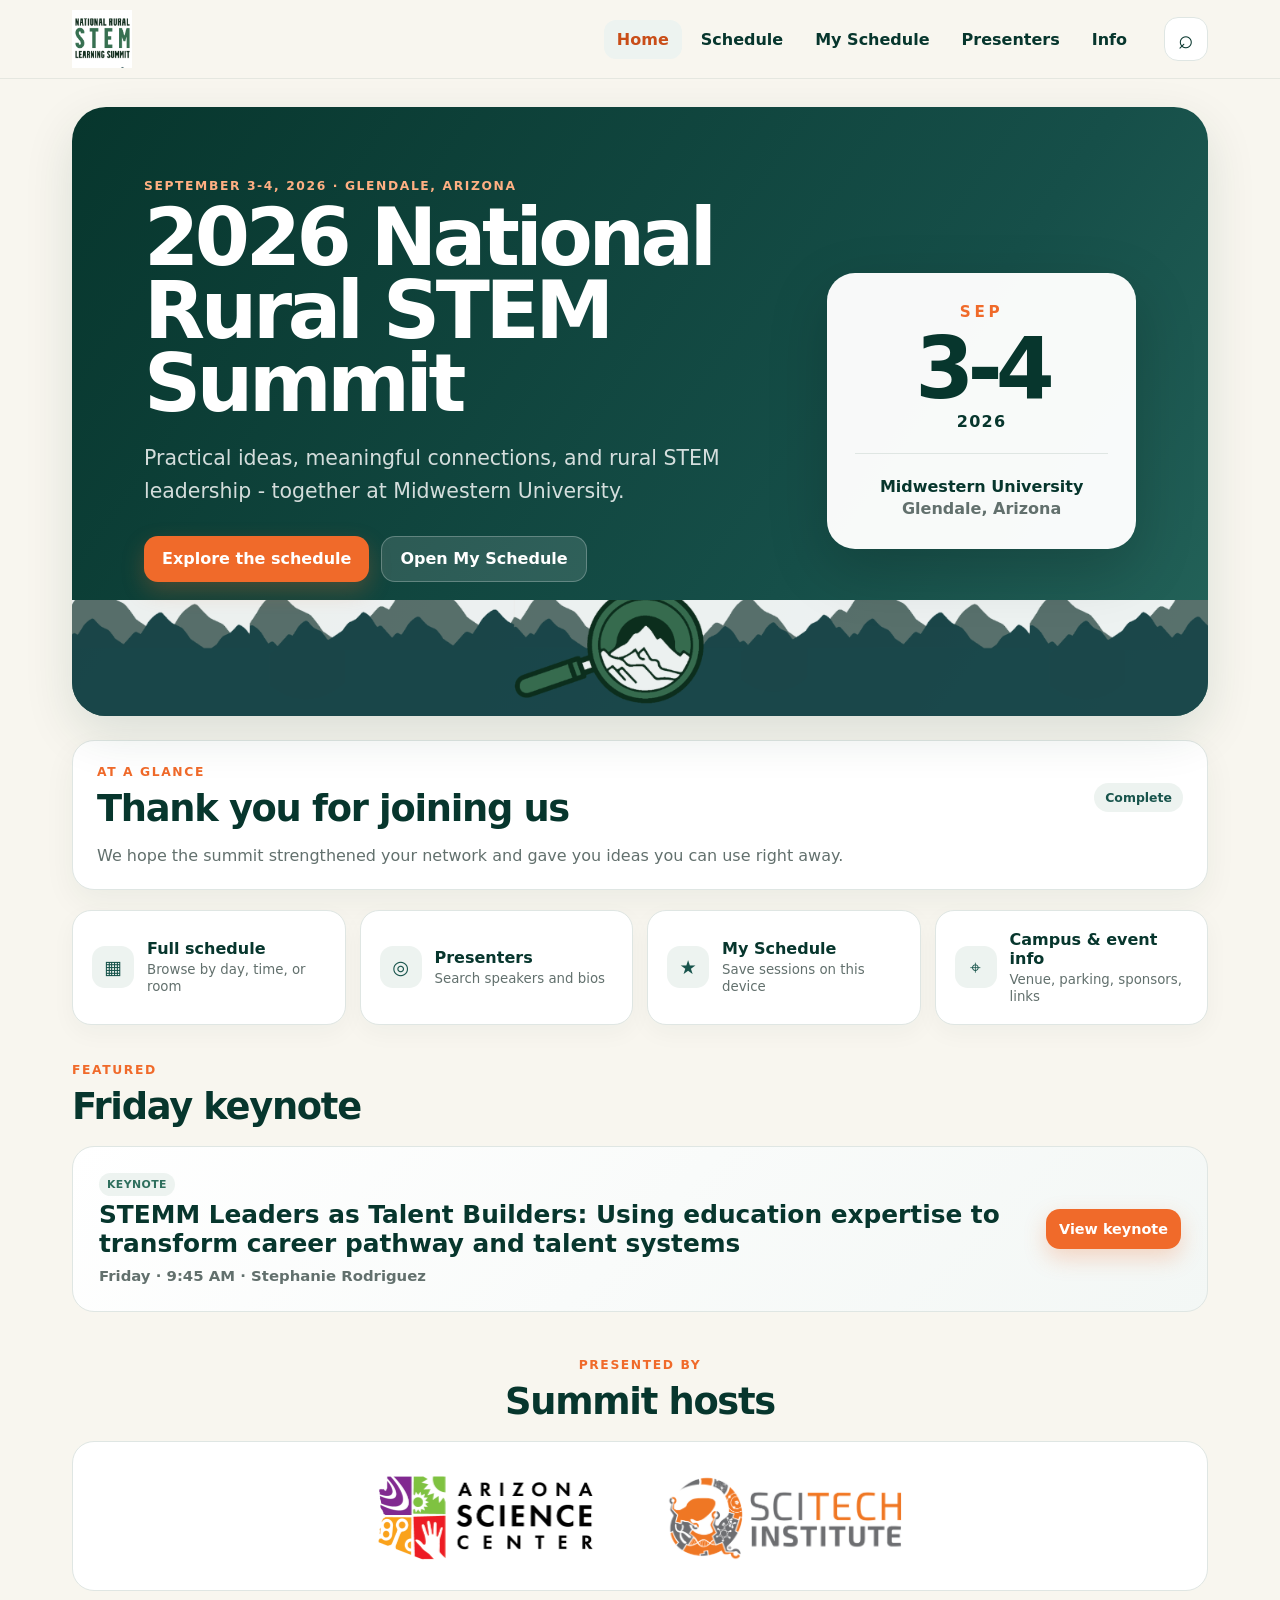
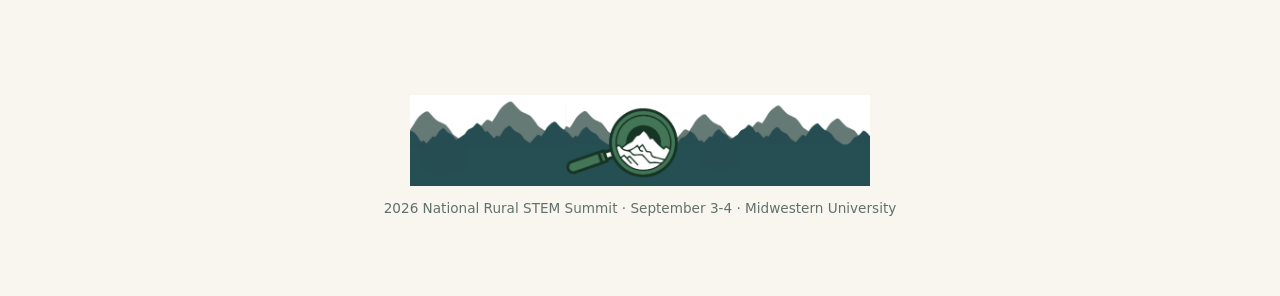
<file: index.html>
<!doctype html>
<html lang="en">
<head>
  <meta charset="utf-8" />
  <meta name="viewport" content="width=device-width, initial-scale=1, viewport-fit=cover" />
  <meta name="theme-color" content="#173f3b" />
  <meta name="description" content="Official attendee agenda for the 2026 National Rural STEM Summit, September 3-4 at Midwestern University in Glendale, Arizona." />
  <title>2026 National Rural STEM Summit</title>
  <link rel="manifest" href="manifest.json" />
  <link rel="icon" href="assets/icon-192.png" />
  <link rel="apple-touch-icon" href="assets/icon-192.png" />
  <link rel="stylesheet" href="styles.css" />
</head>
<body>
  <a class="skip-link" href="#main">Skip to content</a>

  <header class="site-header">
    <div class="header-inner">
      <button class="brand-button" type="button" data-view="home" aria-label="Go to conference home">
        <img src="assets/nrss-logo.png" alt="National Rural STEM Learning Summit" class="brand-logo" />
      </button>
      <nav class="desktop-nav" aria-label="Primary navigation">
        <button type="button" data-view="home">Home</button>
        <button type="button" data-view="schedule">Schedule</button>
        <button type="button" data-view="mine">My Schedule</button>
        <button type="button" data-view="presenters">Presenters</button>
        <button type="button" data-view="info">Info</button>
      </nav>
      <button id="globalSearchButton" class="icon-button" type="button" aria-label="Search conference">⌕</button>
    </div>
  </header>

  <main id="main" class="app-shell" tabindex="-1">
    <section id="view-home" class="view active" aria-labelledby="homeTitle">
      <div class="hero">
        <div class="hero-copy">
          <p class="eyebrow">September 3-4, 2026 · Glendale, Arizona</p>
          <h1 id="homeTitle">2026 National Rural STEM Summit</h1>
          <p class="hero-subtitle">Practical ideas, meaningful connections, and rural STEM leadership - together at Midwestern University.</p>
          <div class="hero-actions">
            <button class="button primary" type="button" data-view="schedule">Explore the schedule</button>
            <button class="button secondary" type="button" data-view="mine">Open My Schedule</button>
          </div>
        </div>
        <div class="hero-date-card" aria-label="Conference details">
          <div class="date-card-month">SEP</div>
          <div class="date-card-days">3-4</div>
          <div class="date-card-year">2026</div>
          <div class="date-card-divider"></div>
          <div class="date-card-place">Midwestern University<br><span>Glendale, Arizona</span></div>
        </div>
      </div>

      <section class="status-panel" aria-live="polite">
        <div class="section-heading compact">
          <div>
            <p class="eyebrow">At a glance</p>
            <h2 id="statusTitle">Summit countdown</h2>
          </div>
          <span id="statusBadge" class="status-badge">Upcoming</span>
        </div>
        <div id="statusContent" class="status-content"></div>
      </section>

      <section class="quick-grid" aria-label="Quick conference links">
        <button type="button" class="quick-card" data-view="schedule">
          <span class="quick-icon">▦</span><span><strong>Full schedule</strong><small>Browse by day, time, or room</small></span>
        </button>
        <button type="button" class="quick-card" data-view="presenters">
          <span class="quick-icon">◎</span><span><strong>Presenters</strong><small>Search speakers and bios</small></span>
        </button>
        <button type="button" class="quick-card" data-view="mine">
          <span class="quick-icon">★</span><span><strong>My Schedule</strong><small>Save sessions on this device</small></span>
        </button>
        <button type="button" class="quick-card" data-view="info">
          <span class="quick-icon">⌖</span><span><strong>Campus & event info</strong><small>Venue, parking, sponsors, links</small></span>
        </button>
      </section>

      <section class="home-section">
        <div class="section-heading">
          <div>
            <p class="eyebrow">Featured</p>
            <h2>Friday keynote</h2>
          </div>
        </div>
        <div id="keynoteCard"></div>
      </section>

      <section class="home-section hosts-strip">
        <div class="section-heading centered">
          <div>
            <p class="eyebrow">Presented by</p>
            <h2>Summit hosts</h2>
          </div>
        </div>
        <div id="hostLogos" class="host-logos"></div>
      </section>
    </section>

    <section id="view-schedule" class="view" aria-labelledby="scheduleTitle">
      <div class="page-heading">
        <p class="eyebrow">Plan your summit</p>
        <h1 id="scheduleTitle">Schedule</h1>
        <p>Search sessions, filter by day or room, and save anything you do not want to miss.</p>
      </div>

      <div class="toolbar sticky-toolbar">
        <div class="day-toggle" role="tablist" aria-label="Conference day">
          <button id="dayThursday" type="button" class="active" data-day="Thursday" role="tab" aria-selected="true">Thursday · Sep 3</button>
          <button id="dayFriday" type="button" data-day="Friday" role="tab" aria-selected="false">Friday · Sep 4</button>
        </div>
        <label class="search-field">
          <span class="sr-only">Search sessions</span>
          <span aria-hidden="true">⌕</span>
          <input id="sessionSearch" type="search" placeholder="Search sessions or presenters" autocomplete="off" />
        </label>
        <div class="filter-row">
          <label>Room
            <select id="roomFilter"><option value="">All rooms</option></select>
          </label>
          <label>Type
            <select id="typeFilter"><option value="">All types</option></select>
          </label>
        </div>
      </div>
      <div id="scheduleResults" class="schedule-list" aria-live="polite"></div>
    </section>

    <section id="view-mine" class="view" aria-labelledby="mineTitle">
      <div class="page-heading">
        <p class="eyebrow">Your picks</p>
        <h1 id="mineTitle">My Schedule</h1>
        <p>Sessions saved here stay on this device. No account or sign-in is required.</p>
      </div>
      <div id="myScheduleResults" class="schedule-list"></div>
    </section>

    <section id="view-presenters" class="view" aria-labelledby="presentersTitle">
      <div class="page-heading">
        <p class="eyebrow">Meet the people</p>
        <h1 id="presentersTitle">Presenters</h1>
        <p>Search presenter names, read bios, and jump directly to their sessions.</p>
      </div>
      <label class="search-field presenter-search">
        <span aria-hidden="true">⌕</span>
        <input id="presenterSearch" type="search" placeholder="Search presenters" autocomplete="off" />
      </label>
      <div id="presenterGrid" class="presenter-grid" aria-live="polite"></div>
    </section>

    <section id="view-info" class="view" aria-labelledby="infoTitle">
      <div class="page-heading">
        <p class="eyebrow">Know before you go</p>
        <h1 id="infoTitle">Conference information</h1>
      </div>

      <div class="info-grid">
        <article class="info-card venue-card">
          <span class="info-kicker">Venue</span>
          <h2>Midwestern University</h2>
          <p>19555 N 59th Ave<br>Glendale, AZ 85308</p>
          <div class="button-row">
            <a class="button primary small" href="https://www.google.com/maps/search/?api=1&query=19555+N+59th+Ave+Glendale+AZ+85308" target="_blank" rel="noopener">Open directions</a>
            <a class="button secondary small" href="https://azruralstemsummit.net/" target="_blank" rel="noopener">Conference website</a>
          </div>
        </article>
        <article class="info-card">
          <span class="info-kicker">Dates</span>
          <h2>September 3-4, 2026</h2>
          <p>All schedule times are shown in Arizona time (MST / America-Phoenix).</p>
        </article>
      </div>

      <section class="map-section">
        <div class="section-heading">
          <div>
            <p class="eyebrow">Parking & buildings</p>
            <h2>Campus map</h2>
          </div>
        </div>
        <div class="map-panel">
          <img src="assets/campus-map.png" alt="Annotated Midwestern University campus map showing summit parking and buildings" />
          <div class="map-missing">
            <strong>Campus map ready for upload</strong>
            <p>Add the annotated image as <code>assets/campus-map.png</code> and it will appear here automatically.</p>
          </div>
        </div>
      </section>

      <section class="sponsor-section">
        <div class="section-heading centered">
          <div>
            <p class="eyebrow">With gratitude</p>
            <h2>2026 sponsors</h2>
            <p>The summit is made possible through the generous support of our partners and sponsors.</p>
          </div>
        </div>
        <div id="sponsorGrid" class="sponsor-grid"></div>
      </section>
    </section>
  </main>

  <nav class="mobile-nav" aria-label="Mobile navigation">
    <button type="button" data-view="home"><span>⌂</span>Home</button>
    <button type="button" data-view="schedule"><span>▦</span>Schedule</button>
    <button type="button" data-view="mine"><span>★</span>My Schedule</button>
    <button type="button" data-view="presenters"><span>◎</span>Presenters</button>
    <button type="button" data-view="info"><span>⌖</span>Info</button>
  </nav>

  <footer class="site-footer">
    <img src="assets/mountain-brand.png" alt="" aria-hidden="true" />
    <p>2026 National Rural STEM Summit · September 3-4 · Midwestern University</p>
  </footer>

  <dialog id="detailDialog" class="detail-dialog">
    <button id="dialogClose" class="dialog-close" type="button" aria-label="Close details">×</button>
    <div id="dialogContent"></div>
  </dialog>

  <dialog id="searchDialog" class="search-dialog">
    <div class="search-dialog-header">
      <label class="search-field large">
        <span aria-hidden="true">⌕</span>
        <input id="globalSearch" type="search" placeholder="Search sessions and presenters" autocomplete="off" />
      </label>
      <button id="searchClose" type="button" class="text-button">Close</button>
    </div>
    <div id="globalSearchResults" class="global-search-results"></div>
  </dialog>

  <script src="app.js" defer></script>
</body>
</html>
</file>
<file: styles.css>
:root {
  --forest-950: #07362d;
  --forest-900: #0d4339;
  --forest-800: #18544c;
  --forest-700: #2f6f5d;
  --sage: #5f7772;
  --orange: #f06a2a;
  --orange-dark: #c94d18;
  --cream: #f8f6ef;
  --paper: #ffffff;
  --ink: #17201e;
  --muted: #62706d;
  --line: #dfe6e3;
  --soft: #edf3f0;
  --gold: #d6a34a;
  --shadow: 0 18px 50px rgba(7, 54, 45, .12);
  --radius: 22px;
  --max: 1180px;
  font-family: Inter, ui-sans-serif, system-ui, -apple-system, BlinkMacSystemFont, "Segoe UI", sans-serif;
  color: var(--ink);
  background: var(--cream);
}

* { box-sizing: border-box; }
html { scroll-behavior: smooth; }
body { margin: 0; background: var(--cream); color: var(--ink); }
button, input, select { font: inherit; }
button, a { -webkit-tap-highlight-color: transparent; }
button { cursor: pointer; }
a { color: inherit; }
img { max-width: 100%; }
.sr-only { position: absolute !important; width: 1px; height: 1px; padding: 0; margin: -1px; overflow: hidden; clip: rect(0,0,0,0); white-space: nowrap; border: 0; }
.skip-link { position: fixed; left: 12px; top: -60px; z-index: 999; background: #fff; padding: 10px 14px; border-radius: 10px; }
.skip-link:focus { top: 12px; }

.site-header { position: sticky; top: 0; z-index: 80; background: rgba(248,246,239,.93); backdrop-filter: blur(14px); border-bottom: 1px solid rgba(7,54,45,.08); }
.header-inner { max-width: var(--max); margin: 0 auto; min-height: 78px; padding: 10px 22px; display: flex; align-items: center; gap: 24px; }
.brand-button { border: 0; background: transparent; padding: 0; display: flex; align-items: center; }
.brand-logo { width: 122px; height: 58px; object-fit: contain; object-position: left center; }
.desktop-nav { margin-left: auto; display: flex; gap: 6px; }
.desktop-nav button { border: 0; background: transparent; color: var(--forest-950); font-weight: 760; padding: 10px 13px; border-radius: 12px; }
.desktop-nav button:hover, .desktop-nav button.active { background: var(--soft); color: var(--orange-dark); }
.icon-button { width: 44px; height: 44px; border: 1px solid var(--line); border-radius: 14px; background: white; color: var(--forest-950); font-size: 26px; line-height: 1; }

.app-shell { max-width: var(--max); margin: 0 auto; padding: 28px 22px 100px; }
.view { display: none; animation: viewIn .22s ease; }
.view.active { display: block; }
@keyframes viewIn { from { opacity: 0; transform: translateY(6px); } to { opacity: 1; transform: translateY(0); } }

.hero { position: relative; overflow: hidden; min-height: 470px; border-radius: 34px; background: linear-gradient(125deg, var(--forest-950), #164f49 67%, #24645a); color: #fff; padding: clamp(34px,6vw,72px); box-shadow: var(--shadow); display: grid; grid-template-columns: 1.35fr .65fr; align-items: center; gap: 42px; }
.hero::after { content: ""; position: absolute; left: -2%; right: -2%; bottom: -2px; height: 118px; background: url('assets/mountain-brand.png') center bottom / 780px auto repeat-x; opacity: .92; pointer-events: none; }
.hero-copy { position: relative; z-index: 1; padding-bottom: 62px; }
.eyebrow { margin: 0 0 8px; font-size: .77rem; font-weight: 850; letter-spacing: .13em; text-transform: uppercase; color: var(--orange); }
.hero .eyebrow { color: #ffb083; }
h1,h2,h3,p { text-wrap: pretty; }
.hero h1 { max-width: 760px; margin: 0; font-size: clamp(2.6rem,6.2vw,5.7rem); line-height: .92; letter-spacing: -.055em; font-weight: 900; }
.hero-subtitle { max-width: 700px; margin: 22px 0 0; color: rgba(255,255,255,.82); font-size: clamp(1.02rem,2vw,1.28rem); line-height: 1.6; }
.hero-actions { display: flex; flex-wrap: wrap; gap: 12px; margin-top: 28px; }
.hero-date-card { position: relative; z-index: 2; justify-self: end; width: min(310px,100%); background: rgba(255,255,255,.97); color: var(--forest-950); border-radius: 28px; padding: 30px 28px; text-align: center; box-shadow: 0 20px 60px rgba(0,0,0,.18); }
.date-card-month { color: var(--orange); font-size: .95rem; letter-spacing: .25em; font-weight: 900; }
.date-card-days { font-size: 5.3rem; letter-spacing: -.08em; line-height: .95; font-weight: 900; margin: 8px 0 2px; }
.date-card-year { font-weight: 820; letter-spacing: .08em; }
.date-card-divider { height: 1px; background: var(--line); margin: 22px 0; }
.date-card-place { font-weight: 850; line-height: 1.35; }
.date-card-place span { color: var(--muted); font-weight: 650; }

.button { border: 0; border-radius: 14px; min-height: 46px; padding: 12px 18px; text-decoration: none; display: inline-flex; align-items: center; justify-content: center; gap: 8px; font-weight: 820; transition: transform .15s ease, box-shadow .15s ease, background .15s ease; }
.button:hover { transform: translateY(-1px); }
.button.primary { background: var(--orange); color: white; box-shadow: 0 9px 22px rgba(240,106,42,.25); }
.button.primary:hover { background: var(--orange-dark); }
.button.secondary { background: rgba(255,255,255,.12); color: inherit; border: 1px solid rgba(255,255,255,.25); }
.info-card .button.secondary, .detail-dialog .button.secondary { background: var(--soft); color: var(--forest-950); border: 1px solid var(--line); }
.button.small { min-height: 40px; padding: 9px 13px; font-size: .9rem; }
.button-row { display: flex; gap: 10px; flex-wrap: wrap; margin-top: 18px; }

.status-panel { background: white; border: 1px solid var(--line); border-radius: var(--radius); padding: 24px; margin-top: 24px; box-shadow: 0 12px 32px rgba(7,54,45,.055); }
.section-heading { display: flex; align-items: end; justify-content: space-between; gap: 18px; margin: 38px 0 18px; }
.section-heading.compact { margin: 0 0 16px; align-items: center; }
.section-heading.centered { justify-content: center; text-align: center; }
.section-heading h2 { margin: 0; font-size: clamp(1.5rem,3vw,2.3rem); letter-spacing: -.035em; color: var(--forest-950); }
.section-heading p:not(.eyebrow) { color: var(--muted); max-width: 700px; }
.status-badge { background: var(--soft); color: var(--forest-800); border-radius: 999px; padding: 7px 11px; font-size: .78rem; font-weight: 850; }
.status-content { display: grid; gap: 12px; }
.status-message { color: var(--muted); margin: 0; }
.countdown { display: flex; gap: 10px; flex-wrap: wrap; }
.count-box { min-width: 88px; padding: 14px; background: var(--cream); border-radius: 15px; text-align: center; }
.count-box strong { display: block; color: var(--forest-950); font-size: 1.7rem; }
.count-box span { color: var(--muted); font-size: .75rem; text-transform: uppercase; letter-spacing: .08em; font-weight: 750; }

.quick-grid { display: grid; grid-template-columns: repeat(4,1fr); gap: 14px; margin: 20px 0; }
.quick-card { text-align: left; border: 1px solid var(--line); background: white; border-radius: 19px; padding: 19px; display: flex; align-items: center; gap: 13px; box-shadow: 0 8px 24px rgba(7,54,45,.04); }
.quick-card:hover { border-color: rgba(240,106,42,.45); transform: translateY(-1px); }
.quick-icon { width: 42px; height: 42px; flex: 0 0 42px; border-radius: 13px; background: var(--soft); color: var(--forest-800); display: grid; place-items: center; font-size: 1.2rem; }
.quick-card strong { display: block; color: var(--forest-950); }
.quick-card small { display: block; margin-top: 3px; color: var(--muted); line-height: 1.3; }

.feature-card { background: linear-gradient(135deg,#fff,#f3f7f5); border: 1px solid var(--line); border-radius: var(--radius); padding: 26px; display: grid; grid-template-columns: 1fr auto; gap: 20px; align-items: center; }
.feature-card h3 { margin: 4px 0 9px; font-size: 1.55rem; color: var(--forest-950); }
.feature-meta { color: var(--muted); font-weight: 700; font-size: .93rem; }
.hosts-strip { padding: 8px 0 4px; }
.host-logos { display: flex; justify-content: center; align-items: center; gap: 50px; flex-wrap: wrap; background: white; border: 1px solid var(--line); border-radius: var(--radius); padding: 28px; }
.host-logos img { max-width: 290px; max-height: 92px; object-fit: contain; }

.page-heading { margin: 10px 0 26px; }
.page-heading h1 { color: var(--forest-950); margin: 0; font-size: clamp(2.4rem,5vw,4.2rem); letter-spacing: -.055em; line-height: 1; }
.page-heading > p:last-child { color: var(--muted); max-width: 720px; line-height: 1.6; margin-top: 12px; }
.toolbar { display: grid; gap: 13px; background: rgba(248,246,239,.95); padding: 12px 0 16px; }
.sticky-toolbar { position: sticky; top: 79px; z-index: 50; }
.day-toggle { display: grid; grid-template-columns: repeat(2,1fr); gap: 6px; background: #e5ebe8; padding: 5px; border-radius: 15px; max-width: 560px; }
.day-toggle button { border: 0; background: transparent; color: var(--muted); border-radius: 11px; padding: 10px; font-weight: 800; }
.day-toggle button.active { background: white; color: var(--forest-950); box-shadow: 0 4px 12px rgba(7,54,45,.08); }
.search-field { height: 50px; display: flex; align-items: center; gap: 10px; background: white; border: 1px solid var(--line); border-radius: 15px; padding: 0 14px; color: var(--muted); }
.search-field:focus-within { border-color: var(--forest-700); box-shadow: 0 0 0 3px rgba(47,111,93,.10); }
.search-field input { width: 100%; border: 0; outline: 0; background: transparent; color: var(--ink); }
.search-field.large { height: 58px; font-size: 1.05rem; }
.filter-row { display: flex; gap: 10px; flex-wrap: wrap; }
.filter-row label { display: flex; align-items: center; gap: 8px; font-size: .83rem; font-weight: 760; color: var(--muted); }
.filter-row select { border: 1px solid var(--line); border-radius: 10px; background: white; padding: 8px 10px; color: var(--ink); }
.schedule-list { display: grid; gap: 22px; margin-top: 10px; }
.time-group { display: grid; grid-template-columns: 102px 1fr; gap: 18px; align-items: start; }
.time-label { position: sticky; top: 285px; color: var(--forest-950); font-weight: 900; font-size: .95rem; padding-top: 18px; }
.time-sessions { display: grid; grid-template-columns: repeat(2,minmax(0,1fr)); gap: 12px; }
.session-card { position: relative; min-height: 170px; border: 1px solid var(--line); background: white; border-radius: 18px; padding: 18px 52px 18px 18px; text-align: left; box-shadow: 0 7px 22px rgba(7,54,45,.045); transition: border .15s ease, transform .15s ease, box-shadow .15s ease; }
.session-card:hover { transform: translateY(-2px); border-color: rgba(240,106,42,.46); box-shadow: 0 13px 32px rgba(7,54,45,.08); }
.session-type { display: inline-flex; align-items: center; border-radius: 999px; background: var(--soft); color: var(--forest-700); padding: 5px 8px; font-size: .68rem; font-weight: 900; letter-spacing: .04em; text-transform: uppercase; }
.session-card h3 { margin: 10px 0 8px; font-size: 1.05rem; line-height: 1.28; color: var(--forest-950); }
.session-card p { margin: 0; color: var(--muted); font-size: .88rem; line-height: 1.45; }
.session-room { display: inline-flex; align-items: center; gap: 5px; margin-top: 12px; color: var(--forest-800); font-size: .78rem; font-weight: 800; }
.favorite-button { position: absolute; top: 14px; right: 14px; width: 36px; height: 36px; border-radius: 50%; border: 1px solid var(--line); background: white; display: grid; place-items: center; color: var(--sage); font-size: 1.15rem; }
.favorite-button.saved { color: var(--orange); background: #fff4ed; border-color: #ffd1b9; }
.empty-state { padding: 42px 24px; text-align: center; border: 1px dashed #cbd6d2; border-radius: 18px; background: rgba(255,255,255,.55); color: var(--muted); }
.empty-state strong { display: block; color: var(--forest-950); font-size: 1.1rem; margin-bottom: 6px; }

.presenter-search { max-width: 620px; margin-bottom: 20px; }
.presenter-grid { display: grid; grid-template-columns: repeat(3,minmax(0,1fr)); gap: 14px; }
.presenter-card { border: 1px solid var(--line); background: white; border-radius: 18px; padding: 18px; text-align: left; display: flex; align-items: center; gap: 14px; min-height: 112px; }
.presenter-card:hover { border-color: rgba(240,106,42,.46); transform: translateY(-1px); }
.presenter-photo { width: 70px; height: 70px; border-radius: 17px; object-fit: cover; background: var(--soft); flex: 0 0 70px; }
.presenter-initials { width: 70px; height: 70px; border-radius: 17px; display: grid; place-items: center; background: linear-gradient(135deg,var(--forest-800),var(--forest-950)); color: white; font-weight: 900; font-size: 1.25rem; flex: 0 0 70px; }
.presenter-card h3 { margin: 0; color: var(--forest-950); font-size: 1rem; line-height: 1.3; }
.presenter-card small { color: var(--muted); display: block; margin-top: 5px; }

.info-grid { display: grid; grid-template-columns: 1.45fr .75fr; gap: 14px; }
.info-card { background: white; border: 1px solid var(--line); border-radius: var(--radius); padding: 24px; }
.info-card h2 { color: var(--forest-950); margin: 4px 0 10px; }
.info-card p { color: var(--muted); line-height: 1.6; }
.info-kicker { color: var(--orange-dark); font-size: .73rem; font-weight: 900; letter-spacing: .1em; text-transform: uppercase; }
.map-section { margin-top: 32px; }
.map-panel { position: relative; min-height: 280px; background: white; border: 1px solid var(--line); border-radius: var(--radius); overflow: hidden; display: grid; place-items: center; }
.map-panel img { width: 100%; display: block; }
.map-missing { display: none; text-align: center; max-width: 500px; padding: 38px; color: var(--muted); }
.map-missing strong { color: var(--forest-950); font-size: 1.15rem; }
.map-panel.missing-map .map-missing { display: block; }
.map-missing code { background: var(--soft); border-radius: 6px; padding: 2px 5px; }
.sponsor-section { margin-top: 44px; }
.sponsor-grid { display: grid; grid-template-columns: repeat(12,1fr); gap: 14px; }
.sponsor-card { min-height: 175px; background: white; border: 1px solid var(--line); border-radius: 19px; padding: 20px; display: grid; place-items: center; text-align: center; }
.sponsor-card[data-tier="Platinum"] { grid-column: span 12; }
.sponsor-card[data-tier="Gold"] { grid-column: span 6; }
.sponsor-card[data-tier="Silver"], .sponsor-card[data-tier="Copper"] { grid-column: span 6; }
.sponsor-card img { max-height: 88px; max-width: 88%; object-fit: contain; }
.sponsor-tier { color: var(--orange-dark); font-weight: 900; font-size: .75rem; letter-spacing: .09em; text-transform: uppercase; margin-bottom: 10px; }
.sponsor-name { color: var(--forest-950); font-weight: 850; font-size: 1.15rem; }
.sponsor-amount { color: var(--muted); font-size: .82rem; margin-top: 6px; }

.site-footer { max-width: var(--max); margin: 0 auto 80px; text-align: center; color: var(--muted); padding: 0 22px; }
.site-footer img { width: 460px; opacity: .95; }
.site-footer p { font-size: .85rem; margin-top: 10px; }
.mobile-nav { display: none; }

.detail-dialog, .search-dialog { border: 0; padding: 0; background: white; color: var(--ink); border-radius: 24px; box-shadow: 0 28px 80px rgba(7,54,45,.28); }
.detail-dialog { width: min(760px,calc(100% - 30px)); max-height: min(88vh,900px); }
.detail-dialog::backdrop, .search-dialog::backdrop { background: rgba(4,25,22,.55); backdrop-filter: blur(4px); }
.dialog-close { position: sticky; float: right; top: 14px; margin: 14px 14px 0 0; width: 40px; height: 40px; border: 1px solid var(--line); border-radius: 50%; background: white; z-index: 2; font-size: 1.4rem; }
#dialogContent { padding: 30px; }
.detail-head { padding-right: 40px; }
.detail-head h2 { margin: 8px 0 10px; color: var(--forest-950); font-size: clamp(1.6rem,4vw,2.45rem); line-height: 1.08; letter-spacing: -.035em; }
.detail-meta { color: var(--muted); font-weight: 750; }
.detail-description { margin: 24px 0; color: #3f4d49; line-height: 1.72; white-space: pre-line; }
.detail-presenters { border-top: 1px solid var(--line); padding-top: 22px; }
.detail-presenters h3 { color: var(--forest-950); margin: 0 0 14px; }
.detail-presenter-row { display: flex; align-items: center; gap: 13px; padding: 11px 0; border-bottom: 1px solid #edf1ef; }
.detail-presenter-row:last-child { border-bottom: 0; }
.detail-presenter-row button { border: 0; background: transparent; color: var(--forest-800); font-weight: 850; padding: 0; text-align: left; }
.presenter-detail-header { display: flex; gap: 20px; align-items: center; margin-bottom: 24px; }
.presenter-detail-header .presenter-photo, .presenter-detail-header .presenter-initials { width: 105px; height: 105px; flex-basis: 105px; border-radius: 24px; }
.presenter-bio { color: #3f4d49; line-height: 1.72; white-space: pre-line; }
.presenter-session-links { margin-top: 28px; border-top: 1px solid var(--line); padding-top: 20px; }
.presenter-session-links button { width: 100%; border: 1px solid var(--line); background: #fbfcfb; border-radius: 13px; text-align: left; padding: 12px 14px; margin: 6px 0; color: var(--forest-950); font-weight: 760; }
.search-dialog { width: min(860px,calc(100% - 24px)); max-height: 86vh; }
.search-dialog-header { position: sticky; top: 0; z-index: 2; display: grid; grid-template-columns: 1fr auto; gap: 10px; background: white; padding: 18px; border-bottom: 1px solid var(--line); }
.text-button { border: 0; background: transparent; color: var(--forest-800); font-weight: 800; }
.global-search-results { padding: 12px 18px 24px; display: grid; gap: 8px; }
.search-result { border: 1px solid var(--line); background: white; border-radius: 13px; text-align: left; padding: 13px 14px; }
.search-result:hover { background: var(--soft); }
.search-result small { color: var(--orange-dark); font-weight: 850; }
.search-result strong { color: var(--forest-950); display: block; margin-top: 3px; }

@media (max-width: 900px) {
  .desktop-nav { display: none; }
  .header-inner { min-height: 70px; }
  .brand-logo { width: 104px; height: 48px; }
  .icon-button { margin-left: auto; }
  .hero { grid-template-columns: 1fr; min-height: auto; padding: 38px 28px 130px; }
  .hero-copy { padding-bottom: 0; }
  .hero-date-card { justify-self: stretch; width: 100%; display: grid; grid-template-columns: auto 1fr auto; gap: 8px 14px; align-items: center; text-align: left; padding: 18px 20px; }
  .date-card-month { grid-column: 1; }
  .date-card-days { grid-column: 1; font-size: 3rem; }
  .date-card-year { grid-column: 1; }
  .date-card-divider { grid-column: 2; grid-row: 1 / span 3; height: 100%; width: 1px; margin: 0 4px; }
  .date-card-place { grid-column: 3; grid-row: 1 / span 3; }
  .quick-grid { grid-template-columns: repeat(2,1fr); }
  .time-sessions { grid-template-columns: 1fr; }
  .presenter-grid { grid-template-columns: repeat(2,minmax(0,1fr)); }
  .info-grid { grid-template-columns: 1fr; }
  .mobile-nav { position: fixed; left: 0; right: 0; bottom: 0; z-index: 90; display: grid; grid-template-columns: repeat(5,1fr); background: rgba(255,255,255,.97); border-top: 1px solid var(--line); padding: 7px max(5px,env(safe-area-inset-right)) calc(7px + env(safe-area-inset-bottom)) max(5px,env(safe-area-inset-left)); box-shadow: 0 -10px 30px rgba(7,54,45,.08); }
  .mobile-nav button { border: 0; background: transparent; color: var(--muted); font-size: .68rem; font-weight: 760; display: grid; gap: 2px; place-items: center; padding: 5px 2px; }
  .mobile-nav button span { font-size: 1.16rem; }
  .mobile-nav button.active { color: var(--orange-dark); }
  .site-footer { margin-bottom: 95px; }
}

@media (max-width: 640px) {
  .app-shell { padding: 18px 14px 90px; }
  .header-inner { padding: 8px 14px; }
  .hero { border-radius: 24px; padding: 30px 22px 120px; }
  .hero h1 { font-size: clamp(2.55rem,13vw,4.1rem); }
  .hero-actions { display: grid; }
  .hero-actions .button { width: 100%; }
  .hero-date-card { grid-template-columns: 70px 1px 1fr; }
  .date-card-divider { grid-column: 2; }
  .date-card-place { grid-column: 3; }
  .quick-grid { grid-template-columns: 1fr; }
  .feature-card { grid-template-columns: 1fr; }
  .sticky-toolbar { top: 69px; }
  .filter-row { display: grid; grid-template-columns: 1fr 1fr; }
  .filter-row label { display: grid; gap: 4px; }
  .filter-row select { width: 100%; }
  .time-group { grid-template-columns: 1fr; gap: 7px; }
  .time-label { position: static; padding: 3px 0 0; font-size: .82rem; color: var(--orange-dark); }
  .presenter-grid { grid-template-columns: 1fr; }
  .sponsor-card[data-tier] { grid-column: span 12; }
  .host-logos { gap: 28px; padding: 22px; }
  .host-logos img { max-width: 230px; max-height: 76px; }
  #dialogContent { padding: 24px 20px 28px; }
  .presenter-detail-header { align-items: flex-start; }
  .presenter-detail-header .presenter-photo, .presenter-detail-header .presenter-initials { width: 82px; height: 82px; flex-basis: 82px; border-radius: 19px; }
}


.host-logo {
  display: block;
  width: min(100%, 360px);
  max-height: 120px;
  height: auto;
  object-fit: contain;
  margin: 0 auto;
}
.logo-fallback {
  align-items: center;
  justify-content: center;
  min-height: 72px;
  padding: 12px;
  text-align: center;
  font-weight: 700;
}
</file>
